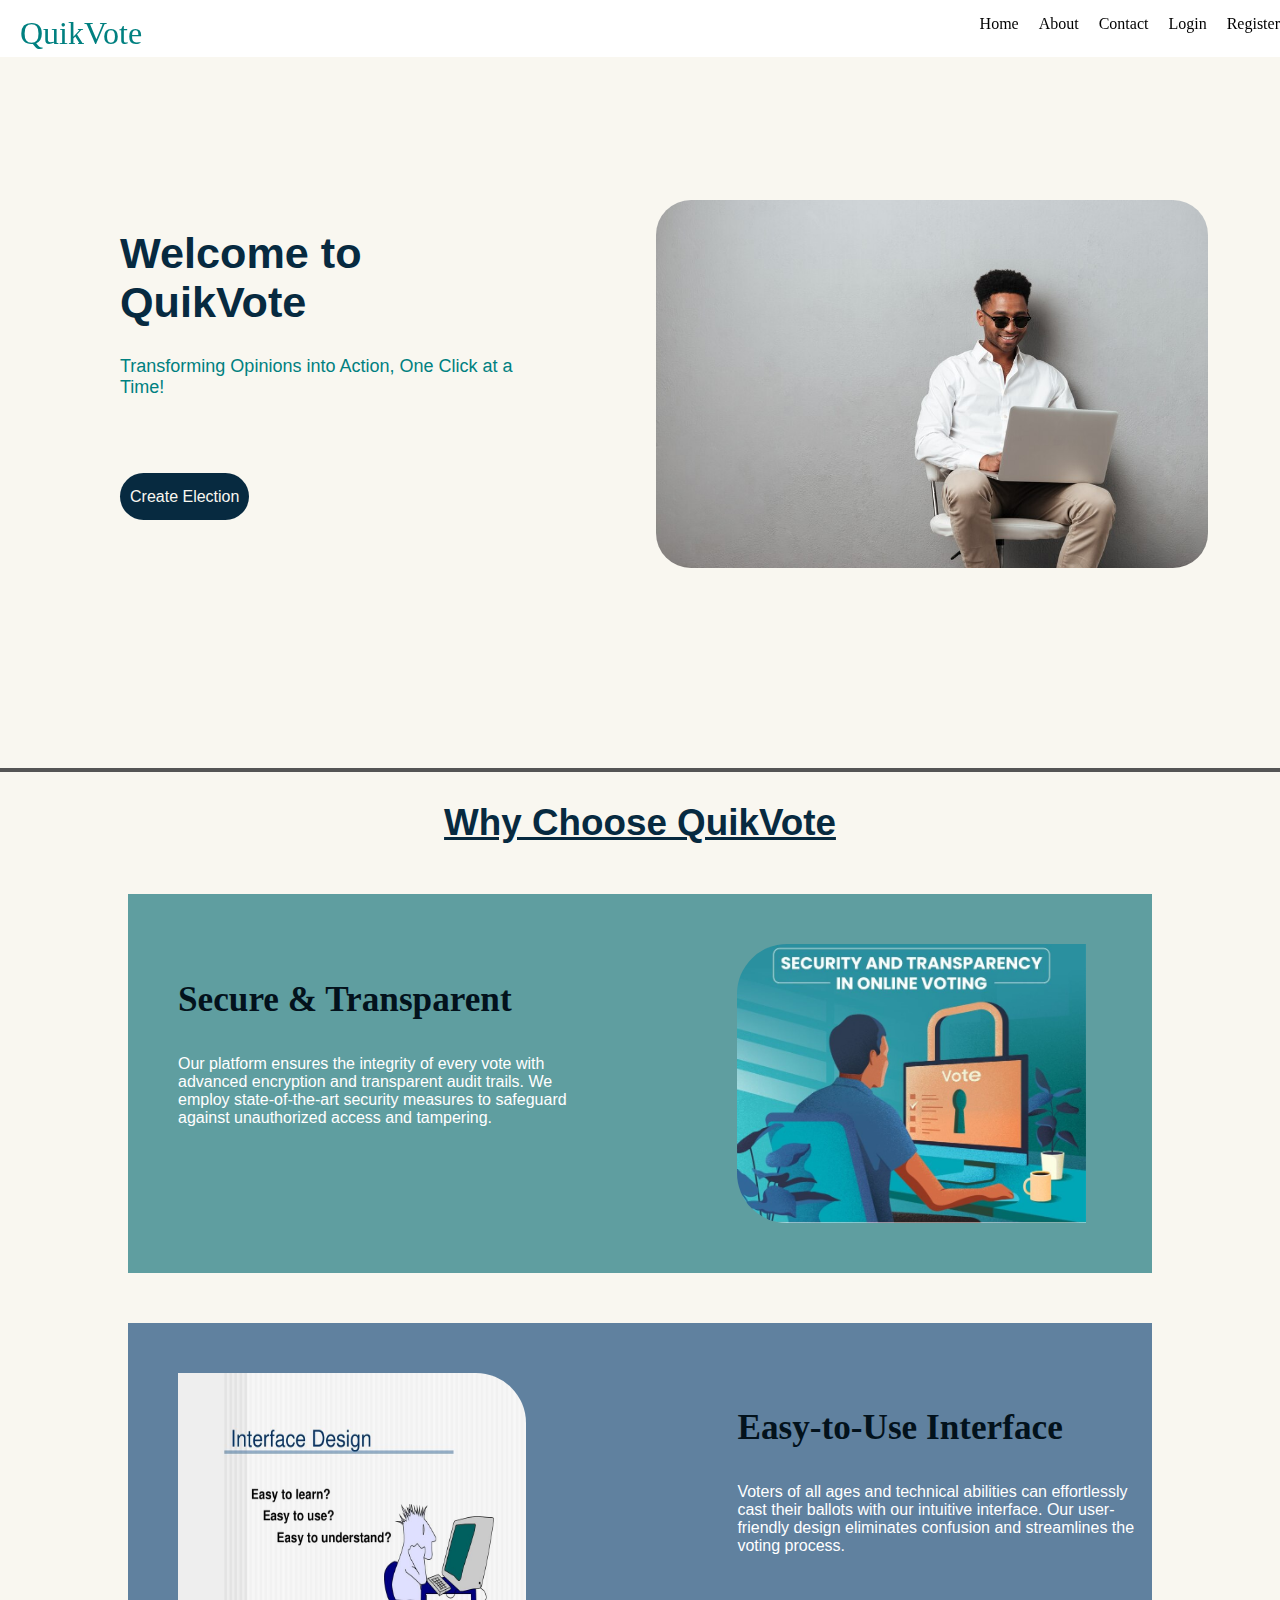
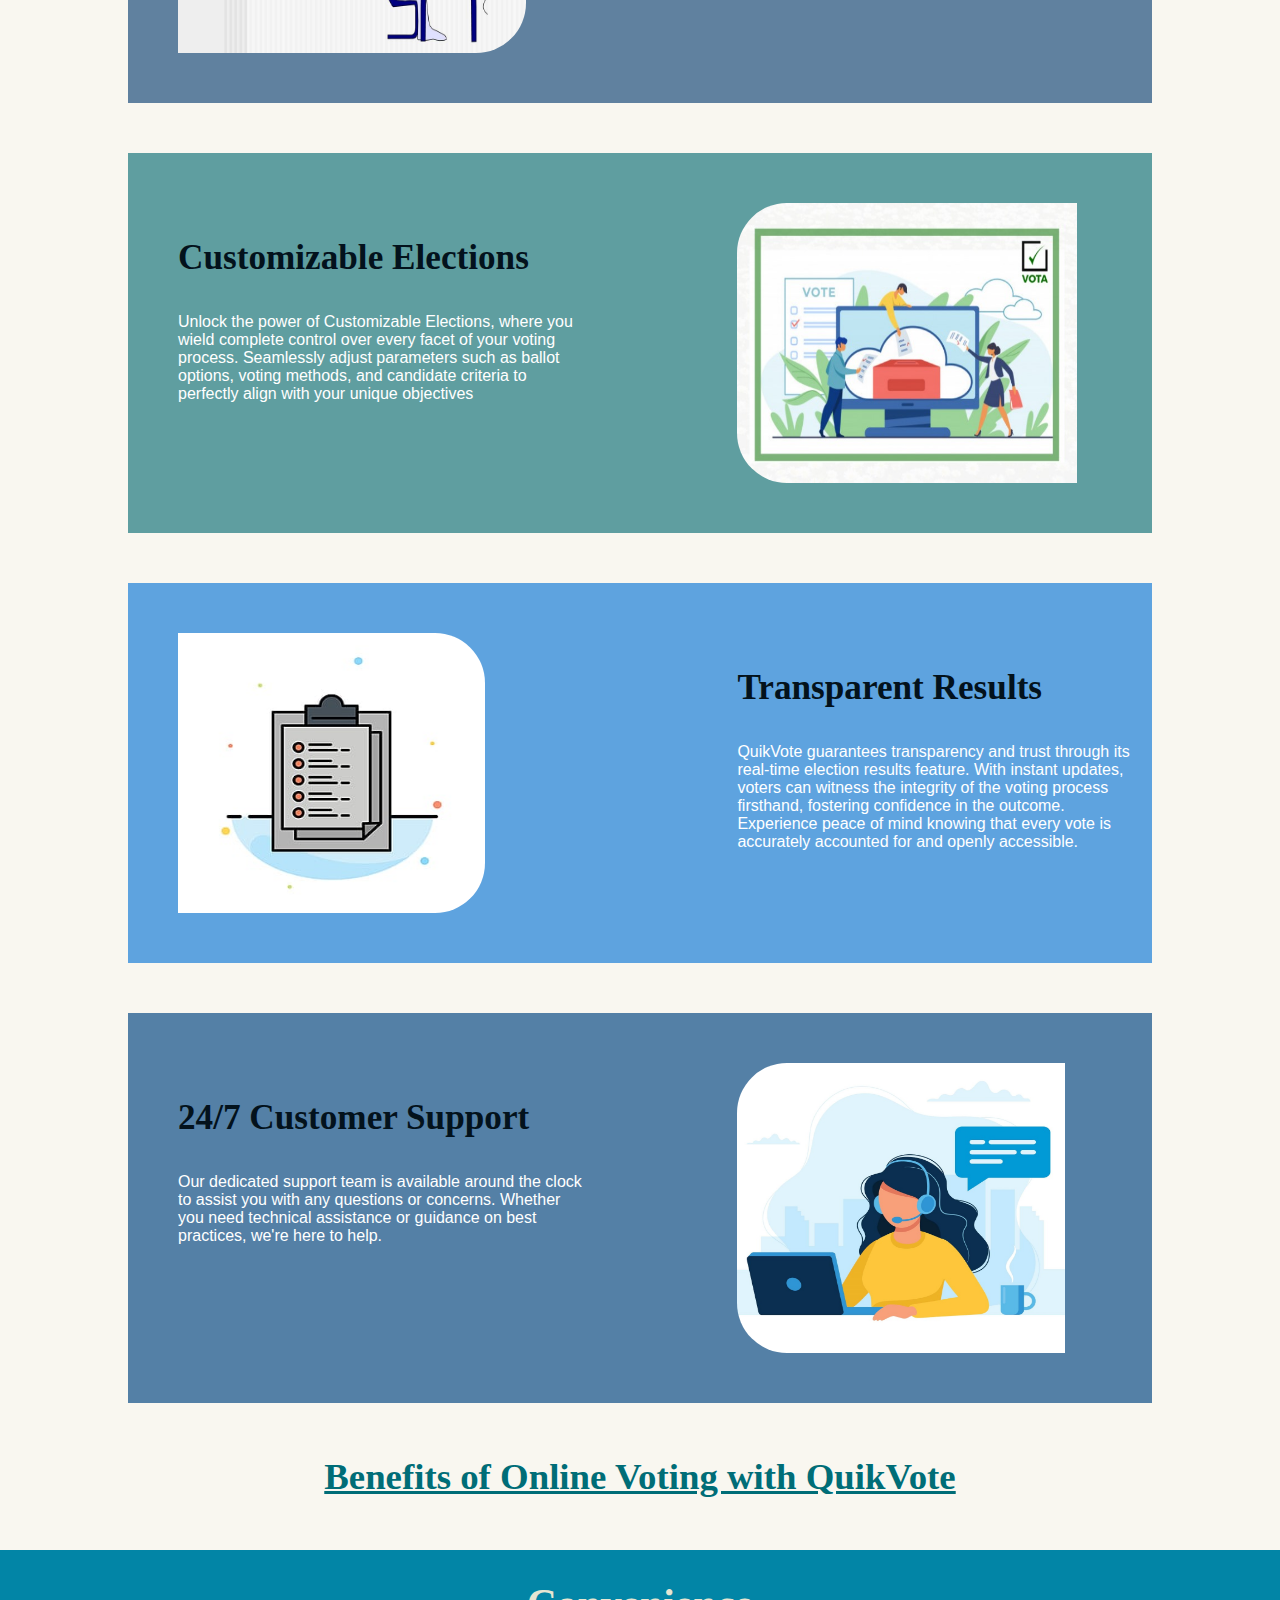
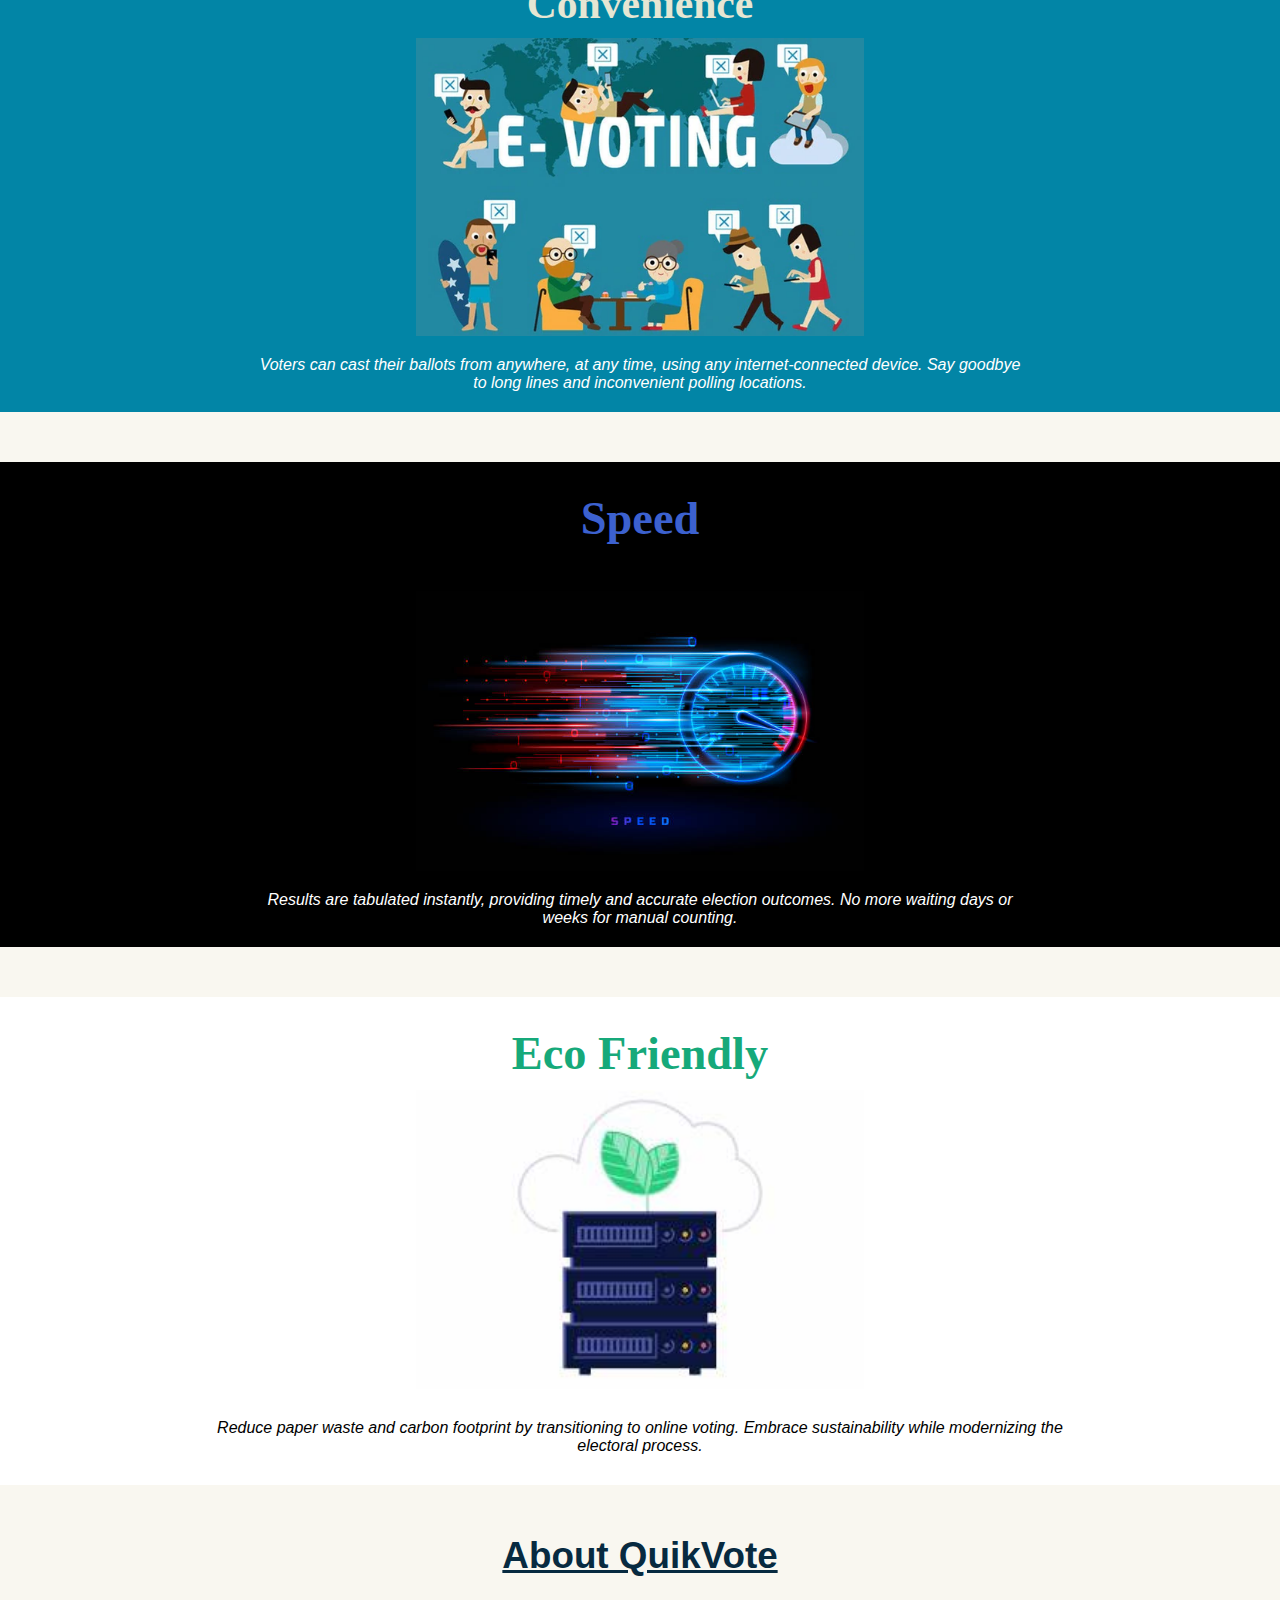
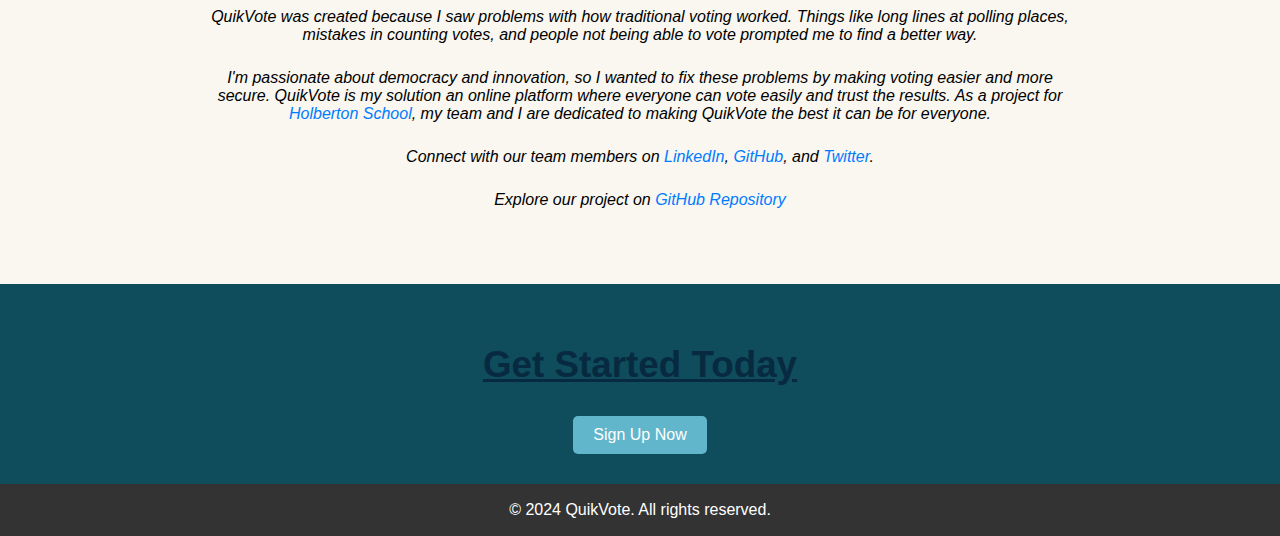
<file: index.html>
<!DOCTYPE html>
<html lang="en">

<head>
    <meta charset="UTF-8">
    <meta name="viewport" content="width=device-width, initial-scale=1.0">
    <title>QuikVote</title>
    <link rel="stylesheet" href="style.css">

</head>

<body>

    <nav>
        <div class="logo">QuikVote</div>
        <ul>
            <li><a href="#">Home</a></li>
            <li><a href="#about">About</a></li>
            <li><a href="#contact">Contact</a></li>
            <li><a href="" id="loginBtn">Login</a></li>
            <li><a href="" id="registerBtn">Register</a></li>
        </ul>
    </nav>
    <!-- Your content goes here -->
    <section class="sect1">
        <div class="container">
            <div class="left">
                <h1>Welcome to <span>QuikVote</span></h1>
                <p id="p1">Transforming Opinions into Action, One Click at a Time!</p>
                <!-- <p>Ignite Change with the Speed of Your Vote.</p> -->
                <br>
                <br>
                <br>
                <br>
                <a id="create" href="create_election.html">Create Election</a>
            </div>
            <div class="right">
                <img class="img1" src="young_man.jpeg" alt="image">
            </div>
        </div>
    </section>
    <hr>
    <section class="sect1">
        <div>

            <div>
                <h2 class=""> Why Choose QuikVote </h2>
            </div>

            <div class="container2">
                <div class="left">
                    <h3>Secure & Transparent</h3>
                    <p>Our platform ensures the integrity of every vote with advanced encryption and transparent audit
                        trails. We employ state-of-the-art security measures to safeguard against unauthorized access
                        and
                        tampering.</p>
                </div>
                <div class="right">
                    <img class="img_right2" src="secure.jpeg" alt="Security Icon">
                </div>
            </div>

            <div class="container3">
                <div class="right">
                    <h3>Easy-to-Use Interface</h3>
                    <p>Voters of all ages and technical abilities can effortlessly cast their ballots with our intuitive
                        interface. Our user-friendly design eliminates confusion and streamlines the voting process.</p>
                </div>
                <div class="left">
                    <img class="img_left" id="img_sizing3" src="easy.jpeg" alt="Easy-to-Use Icon">
                </div>
            </div>

            <div class="container4">
                <div class="left">
                    <h3>Customizable Elections</h3>
                    <p>Unlock the power of Customizable Elections, where you wield complete control over every facet of your voting process. Seamlessly adjust parameters such as ballot options, voting methods, and candidate criteria to perfectly align with your unique objectives</p>
                </div>
                <div class="right">
                    <img class="img_right4" src="customized.jpeg" alt="customized icon">
                </div>
            </div>

            <div class="container5">
                <div class="right">
                    <h3>Transparent Results</h3>
                    <p>QuikVote guarantees transparency and trust through its real-time election results feature.
                        With instant updates, voters can witness the integrity of the voting process firsthand,
                        fostering confidence in the outcome. Experience peace of mind knowing that every vote is
                        accurately accounted for and openly accessible.</p>
                </div>
                <div class="left">
                    <img class="img_left5" src="result2.jpeg" alt="Results">
                </div>
            </div>

            <div class="container6">
                <div class="left">
                    <h3>24/7 Customer Support</h3>
                    <p>Our dedicated support team is available around the clock to assist you with any questions or
                        concerns. Whether you need technical assistance or guidance on best practices, we're here to
                        help.
                    </p>
                </div>
                <div class="right">
                    <img class="img_right6" src="customer_support.jpeg" alt="Support Icon">
                </div>
            </div>
        </div>
    </section>

    <section class=" ">
        <div class="benefit_container">
            <div>
                <h2 class="benefit_h2">Benefits of Online Voting with QuikVote</h2>
            </div>
        </div>
        <div class="container7">
            <div>
                <h3 class="benefit_h3a"> Convenience</h3>
            </div>
            <div class="image">
                <img id="convenience_img" src="convenience2.jpeg" alt="Convenience Icon">
            </div>
            <div>
                <p class="p_benefit">Voters can cast their ballots from anywhere, at any time, using any
                    internet-connected device. Say goodbye to long lines and inconvenient polling locations.</p>
            </div>
        </div>

        <div class="container8">
            <div>
                <h3 class="speed_h3">Speed</h3>
            </div>
            <div class="image">
                <img id="convenience_img" src="speed.jpeg" alt="Speed Icon">
            </div>
            <div>
                <p class="p_benefit">Results are tabulated instantly, providing timely and accurate election outcomes.
                    No more waiting days or weeks for manual counting.
                </p>
            </div>
        </div>

        <div class="container9">
            <div>
                <h3 class="environmental_h3"> Eco Friendly</h3>
            </div>
            <div class="image">
                <img id="environmental_img" src="friendly2.jpeg" alt="Environment Icon">

            </div>
            <div class="p_div_benefit9">
                <p class="p_benefit9">Reduce paper waste and carbon footprint by transitioning to online voting. Embrace
                    sustainability while modernizing the electoral process.</p>
            </div>

        </div>
    </section>

    <section id="about" class="about-section">
        <div class="container12">
            <div>
                <h2>About QuikVote</h2>
            </div>
            <div>
                 <p>QuikVote was created because I saw problems with how traditional voting worked.
                    Things like long lines at polling places, mistakes in counting votes, and people
                    not being able to vote prompted me to find a better way.</p>

                 <p>I'm passionate about democracy and innovation, so I wanted to fix these problems by
                    making voting easier and more secure. QuikVote is my solution an online platform where
                    everyone can vote easily and trust the results. As a project for <a href="https://www.holbertonschool.com" target="_blank" rel="noopener noreferrer">Holberton School</a>, my team
                    and I are dedicated to making QuikVote the best it can be for everyone.</p>

                 <p id="contact">Connect with our team members on <a href="http://www.linkedin.com/in/blessing-okafor-b5b0a81b4">LinkedIn</a>, <a href="https://github.com/beekaz">GitHub</a>, and <a href="https://twitter.com/IniJustine2">Twitter</a>.</p>

                 <p> Explore our project on <a href="#">GitHub Repository</a></p>
            </div>
        </div>
    </section>
    <!-- End About Section -->
    <section class="cta">
        <div class="container10">
            <h2>Get Started Today</h2>
            <a href="" class="sign_up_btn">Sign Up Now</a>
        </div>
    </section>

    <footer>
        <div class="container11">
            <p>&copy; 2024 QuikVote. All rights reserved.</p>
        </div>
    </footer>


</body>
</html>
</file>
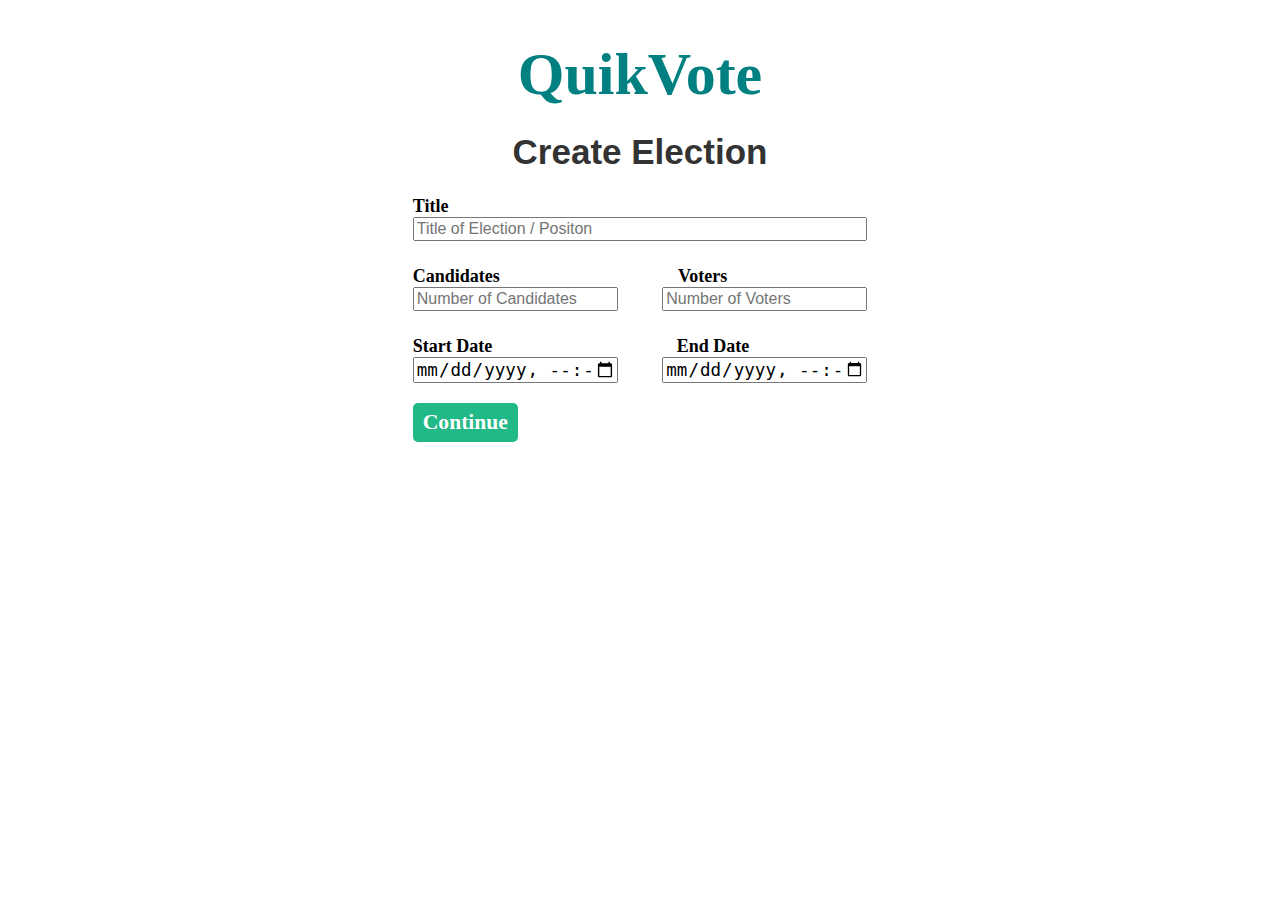
<file: create_election.html>
<!DOCTYPE html>
<html lang="en">
<head>
    <meta charset="UTF-8">
    <meta name="viewport" content="width=device-width, initial-scale=1.0">
    <link rel="stylesheet" href="create_election.css">
    <title>Document</title>
</head>
<body>
    <nav>
        <h1 id="nav">QuikVote</h1>
    </nav>
    <div>
        <h1 class="body">Create Election</h1>
    </div>
    <div id="form">
        <form action="" method="post">
            <div class="center">
                <label for="">Title</label>
                <br>
                <input type="text" name="" id="time" placeholder="Title of Election / Positon">
            </div> 

            <div class="center">
                <label id="candidate" for="">Candidates</label>
                <label for="">Voters</label>
                <br>
                <input type="number" name="" id="placeholder1" placeholder="Number of Candidates">
                <input type="number" name="" id="placeholder2" placeholder="Number of Voters">
            </div>

            <div>
                <label class="start">Start Date</label>
                <label for="">End Date</label>
                <br> 
                <input type="datetime-local" name="" id="time_1">
                <input type="datetime-local" name="" id="time_2">
            </div> 
            <div>
                <a href="{{ url_for('login') }}" class="button">Continue</a>
            </div>
        </form>
    </div>
</body>
</html>
</file>
<file: style.css>
body {
    font-family: Arial, sans-serif;
    margin: 0;
    padding: 0;
    box-sizing: border-box;
    background-color: #F9F7F0;
   
}

nav {
    background-color:  white;
    color: teal;
    padding-top: 15px;
    padding-bottom: 5px;
    
    position: fixed;
    width: 100%;
    top: 0;
    z-index: 1000;
    font-family: 'Pacifico', cursive;
}

.logo {
    float: left;
    font-size: 2em;
    margin-left: 20px;
    font-family: 'Pacifico', cursive;
    
}

ul {
    list-style: none;
    margin: 0;
    padding: 0;
    display: flex;
    justify-content: flex-end; /* Align items to the right */
    align-items: center;
}

li {
    margin-left: 20px; /* Adjusted margin to create less spacing */
}

a {
    text-decoration: none;
    color: black;
}

@media (max-width: 767px) {
    .logo {
        margin-left: 10px;
    }

    ul {
        flex-direction: column;
    }

    li {
        margin-left: 0;
        margin-bottom: 10px;
    }
}

hr {
    border: none;
    height: 4px;
    background-color: #555;
    margin: 20px auto;
}

.img1 {
    width: 140%;
    height: auto;
    display: block;
    border-radius: 35px;
}

.container {
    width: 77%;
    margin: 150px 70px;
    overflow:visible;
}

.container::after {
    content: "";
    display: table;
    clear: both;
}

#create {
    font-family:'Lucida Sans', 'Lucida Sans Regular', 'Lucida Grande', 'Lucida Sans Unicode', Geneva, Verdana, sans-serif;
    background-color: #072A40;
    padding: 15px 10px 15px 10px;
    border-radius: 30px;  
}

.left a {
    color: #F9F7F0;
}

.left {
    float: left;
    width: 40%;
}

.left h1 {
    font-size: 2.7em;
    color: #072A40;
}

#p1 {
    color: teal;
    font-size: large;
    font-family: 'Segoe UI', Tahoma, Geneva, Verdana, sans-serif;
    margin-top: 0px;
}
.left a {
    text-decoration: none;
}

.right {
    float: right;
    width: 50%;
}



/* Begin Section2 */
.container2 {
    width: 80%;
    margin: 50px auto;
    overflow: hidden;
    background-color: cadetblue;
}

.container2::after {
    content: "";
    display: table;
    clear: both;
}

.left {
    float: left;
    width: 40%;
    margin: 50px 50px;
}
 p{
    color: white;
    font-size:medium;
    font-family:Verdana, Geneva, Tahoma, sans-serif;
   
}

.right {
    float: right;
    width: 40%;
    margin: 50px 50px;

}

.img_right2 {
    width: 85%;
    height: auto;
    display: block;
    border-start-start-radius: 50px;
    border-bottom-left-radius: 50px;
}

h2{
   font-size: 2.3em;
   text-align: center;
   color: #072A40;
   text-decoration: underline;
}

h3{
    font-size: 2.2em;
    color: #03121c;
    font-family: Georga;
}
/* End of Section 2*/


/* Begin Section3 */
.container3 {
    width: 80%;
    margin: 50px auto;
    overflow: hidden;
    background-color: rgb(96, 129, 159);
}
.container3::after {
    content: "";
    display: table;
    clear: both;
}

.left {
    float: left;
    width: 40%;
    margin: 50px 50px;

}

.right {
    float: right;
    width: 40%;
    margin: 50px 50px;

}

#img_sizing3{
    width: 85%;
    height: 280px;
    
}
.img_left {
    display: block;
    border-top-right-radius: 50px ;
    border-bottom-right-radius: 50px;
}

/* End of Section 3*/


/* Begin Section4 */

.container4 {
    width: 80%;
    margin: 50px auto;
    overflow: hidden;
    background-color: cadetblue;
}

.container4::after {
    content: "";
    display: table;
    clear: both;
}

.left {
    float: left;
    width: 40%;
    margin: 50px 50px;
}

.right {
    float: right;
    width: 40%;
    margin: 50px 50px;

}


.img_right4 {
    width: 83%;
    height: 280px;
    display: block;
    border-start-start-radius: 50px;
    border-bottom-left-radius: 50px;
}

/* End of Section 4*/


/* Begin section 5 */
.container5{
    width: 80%;
    margin: 50px auto;
    overflow: hidden;
    background-color: rgb(94, 163, 223);
}

.container5::after {
    content: "";
    display: table;
    clear: both;
}
.left {
    float: left;
    width: 40%;
    margin: 50px 50px;

}

.right {
    float: right;
    width: 40%;
    margin: 50px 50px;

}
/* #img_sizing{
    width: 115%;
    height: auto;
} */

.img_left5 {
    width: 75%;
    height: 280px;
    display: block;
    border-top-right-radius: 50px ;
    border-bottom-right-radius: 50px;
}



/* End of Section 5*/


/* Begin Section6 */
.container6 {
    width: 80%;
    margin: 50px auto;
    overflow: hidden;
    background-color: rgb(84, 128, 166);
}

.container6::after {
    content: "";
    display: table;
    clear: both;
}
.left {
    float: left;
    width: 40%;
    margin: 50px 50px;

}

.right {
    float: right;
    width: 40%;
    margin: 50px 5px;

}

.img_right6 {
    width: 80%;
    height: 290px;
    display: block;
    border-start-start-radius: 50px;
    border-bottom-left-radius: 50px;
}

/* End of Section 6*/

/* Begin benefit_container */
.benefit_container{
        width: 100%;
        margin: 50px auto;
        overflow: hidden;
        /* background-color:#ffffff; */
    }
    
    .benefit_container::after {
        content: "";
        display: table;
        clear: both;
    }

    .benefit_h2{
        text-align: center;
        font-size: 230%;
        font-family: cursive;
        margin: 2px 200px;
        color: #006d77;
    }
    .benefit_h3a {
        text-align: center;
        font-size: 2.6em;
        margin-top: 30px;
        margin-bottom: 10px;
        color: rgb(230, 230, 211);
    }

/* End of benefit_container */

/* Begin section 7 */
.container7 {
    width: 100%;
    margin: 50px auto;
    overflow: hidden;
    background-color:#0285a6;
}

.container7::after {
    content: "";
    display: table;
    clear: both;
}

 .p_benefit{
    color: white;
    font-size:medium;
    font-family:Verdana, Geneva, Tahoma, sans-serif;
    

    /* font-size: 1.9em;
    font-weight: 600; */
    font-style: oblique;
    text-align: center;
    width: 60%;
    margin: 20px auto;
    /* padding-left: 20px;
    padding-right: 20px; */

}

.p_div_benefit{
    display: flex;
    align-items: center;
    justify-content: center;
    width: auto;
}


.benefit_h3{
    text-align: center;
    font-size: 2.9em;
    color: gold;
}

.image {
    display: flex;
    align-items: center;
    justify-content: center;
    /* min-height: 100vh; */
    /* width: 100%; */
    /* width: 620px; */
   /* height: 500px;
    display: block;
    margin-top: 50px; */
}

#convenience_img{
    width: 35%;
    height: auto;
}
/*End Section 7   */

/* Begin Section8 */
.container8 {
    width: 100%;
    margin: 50px auto;
    overflow: hidden;
    background-color:#000000;
}

.container8::after {
    content: "";
    display: table;
    clear: both;
}
.speed_h3{
    font-size: 2.9em;
    text-align: center;
    color: rgb(60, 97, 207);
    margin-top: 30px;
}

/* .p_benefit{
    font-size: 1.9em;
    font-weight: 600;
    font-style: oblique;
    text-align: center;
} */
.p_div_benefit{
    width: 100%;
    padding-right: 20px;
}


/* End of section8 */

/* Begin Sectcion9 */

.container9 {
    width: 100%;
    margin: 50px auto;
    overflow: hidden;
    background-color:rgb(255, 255, 255);
}

.container9::after {
    content: "";
    display: table;
    clear: both;
}

.p_benefit9 {
    color: #000000;
    width: 100%;

    font-size:medium;
    font-family:Verdana, Geneva, Tahoma, sans-serif;
    

    /* font-size: 1.9em;
    font-weight: 600; */
    font-style: oblique;
    text-align: center;
    width: 70%;
    margin: 30px auto;
    /* padding-left: 20px;
    padding-right: 20px; */
}
.p_div_benefit9 {
    text-align: center;
}
.environmental_h3{
    font-size: 2.9em;
    text-align: center;
    float: calc(100%);
    color: rgb(22, 169, 122);
    margin-top: 30px;
    margin-bottom: 10px;
}

.image {
    display: flex;
    align-items: center;
    justify-content: center;
}

#environmental_img{
    width:35%;
    height: auto;
}
/* End of Section 9 */

/*begin Section 10*/

.container10 {
    background-color: #0f4c5c;
    color: #fff;
    padding: 30px 0;
    text-align: center;
}

.container10 h2 {
    margin-bottom: 30px;
}

.sign_up_btn {
    display: inline-block;
    background-color: #62b6cb;
    color: #fff;
    padding: 10px 20px;
    text-decoration: none;
    border-radius: 5px;
}

footer {
    background-color: #333;
    color: #fff;
    padding: 1px 0;
    text-align: center;
}
/*End Section 10*/

/*begin Section 12*/
.container12 {
    width: 85%;
    margin: 50px auto;
    background-color:#F9F7F0;
}

.container12::after {
    content: "";
    display: table;
    clear: both;
}

.container12 p{
    color: #000000;
    font-size:medium;
    font-family:Verdana, Geneva, Tahoma, sans-serif;
    font-style: oblique;
    text-align: center;
    width: 80%;
    margin: 25px auto;
}

.about-section a {
    color: #007bff;
    text-decoration: none;
}

.about-section a:hover {
    text-decoration: underline;
}
/*End Section 12*/
</file>
<file: create_election.css>
body {
    margin: 0;
    padding: 0;
    font-weight: bold;
    font-size: large;
}

#nav {
    font-family: 'Pacifico', cursive;
    font-size: 60px;
    color: teal;
    text-align: center;
    /*background-color: #333;*/
    margin: 0;
    background-size: contain;
    padding-top: 40px;
}

.body {
    font-size: 35px;
    font-family: Arial;
    text-align: center;
    color: #333;
}

#form {
    
    justify-content: center; /* this is to get the div to the middle all 3*/
    align-items: center;
    display: flex;
}

.start {
    margin-right: 180px;
}

#candidate {
    margin-right: 174px;
}

#placeholder1 {
    font-size:medium;
    width: 197px;
    margin-right: 40px; /* spacing between the box*/
}

#placeholder2 {
    font-size:medium;
    width: 197px;
}

#time {
    width: 446px;
    font-size:medium;
}

#time_1 {
    width: 200px;
    margin-right: 40px; /* spacing between the box*/
    font-size:larger;
}
#time_2 {
    width: 200px;
    font-size:larger;
}

.center {
    margin-bottom: 25px;

}

.button {
    display: inline-block;
    font-size:larger;
    font-weight: bold;
    padding: 7px 10px;
    background-color: rgb(33, 185, 135);
    color: #fff;
    text-decoration: none;
    border-radius: 5px;
    margin-top: 20px;
    transition: background-color 0.3s ease;
  }
</file>
